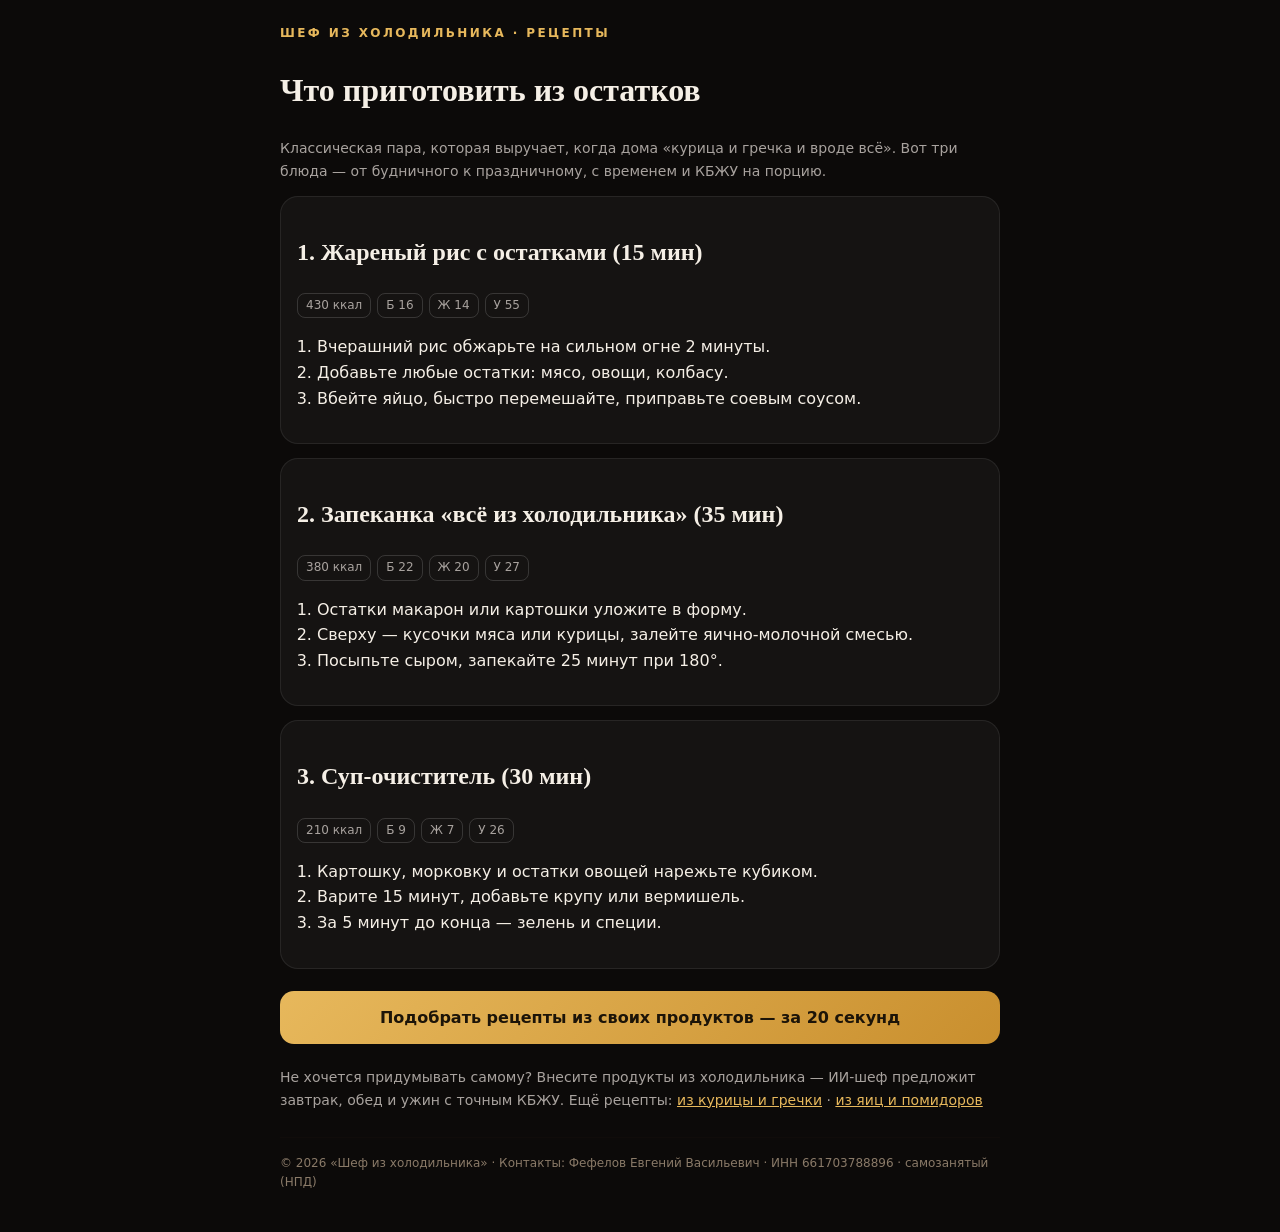
<file: seo/chto-prigotovit-iz-ostatkov/index.html>
<!doctype html>
<html lang="ru">
<head>
  <meta charset="UTF-8" />
  <meta name="viewport" content="width=device-width, initial-scale=1.0" />
  <title>Что приготовить из остатков — 3 быстрых блюда</title>
  <meta name="description" content="Из остатков еды — полноценный ужин: жареный рис, запеканка, суп-очиститель. Время, КБЖУ, шаги. И ИИ-шеф, который разберёт ваш холодильник за 20 секунд." />
  <meta name="robots" content="index, follow" />
  <style>
    body{margin:0;background:#0C0A09;color:#F5EFE6;font-family:Manrope,system-ui,sans-serif;line-height:1.6;padding:24px;max-width:720px;margin-inline:auto}
    h1,h2{font-family:'Playfair Display',Georgia,serif}
    .eyebrow{color:#E7B85C;font-size:12px;letter-spacing:.2em;text-transform:uppercase;font-weight:600}
    a{color:#E7B85C}
    .card{border:1px solid rgba(255,255,255,.08);border-radius:18px;padding:16px;margin:14px 0;background:rgba(255,255,255,.04)}
    .muted{color:#A8A29E;font-size:14px}
    .cta{display:block;text-align:center;background:linear-gradient(135deg,#E7B85C,#C98F2E);color:#1C1408;font-weight:700;padding:14px;border-radius:14px;text-decoration:none;margin:22px 0}
    .steps{padding-left:20px}
    .badge{display:inline-block;border:1px solid rgba(255,255,255,.15);border-radius:8px;padding:2px 8px;font-size:12px;color:#A8A29E;margin-right:6px}
  </style>
</head>
<body>
  <div class="eyebrow">Шеф из холодильника · рецепты</div>
  <h1>Что приготовить из остатков</h1>
  <p class="muted">Классическая пара, которая выручает, когда дома «курица и гречка и вроде всё». Вот три блюда — от будничного к праздничному, с временем и КБЖУ на порцию.</p>

  <div class="card">
    <h2>1. Жареный рис с остатками (15 мин)</h2>
    <span class="badge">430 ккал</span><span class="badge">Б 16</span><span class="badge">Ж 14</span><span class="badge">У 55</span>
    <ol class="steps">
      <li>Вчерашний рис обжарьте на сильном огне 2 минуты.</li>
      <li>Добавьте любые остатки: мясо, овощи, колбасу.</li>
      <li>Вбейте яйцо, быстро перемешайте, приправьте соевым соусом.</li>
    </ol>
  </div>

  <div class="card">
    <h2>2. Запеканка «всё из холодильника» (35 мин)</h2>
    <span class="badge">380 ккал</span><span class="badge">Б 22</span><span class="badge">Ж 20</span><span class="badge">У 27</span>
    <ol class="steps">
      <li>Остатки макарон или картошки уложите в форму.</li>
      <li>Сверху — кусочки мяса или курицы, залейте яично-молочной смесью.</li>
      <li>Посыпьте сыром, запекайте 25 минут при 180°.</li>
    </ol>
  </div>

  <div class="card">
    <h2>3. Суп-очиститель (30 мин)</h2>
    <span class="badge">210 ккал</span><span class="badge">Б 9</span><span class="badge">Ж 7</span><span class="badge">У 26</span>
    <ol class="steps">
      <li>Картошку, морковку и остатки овощей нарежьте кубиком.</li>
      <li>Варите 15 минут, добавьте крупу или вермишель.</li>
      <li>За 5 минут до конца — зелень и специи.</li>
    </ol>
  </div>

  <a class="cta" href="../../">Подобрать рецепты из своих продуктов — за 20 секунд</a>
  <p class="muted">Не хочется придумывать самому? Внесите продукты из холодильника — ИИ-шеф предложит завтрак, обед и ужин с точным КБЖУ.
  Ещё рецепты: <a href="../recepty-iz-kuricy-i-grechki/">из курицы и гречки</a> · <a href="../recepty-iz-yaic-i-pomidorov/">из яиц и помидоров</a></p>
  <footer style="margin-top:26px;padding:16px 0;border-top:1px solid rgba(43,29,18,.12);font-size:12px;color:#8A7A68;">© 2026 «Шеф из холодильника» · Контакты: Фефелов Евгений Васильевич · ИНН 661703788896 · самозанятый (НПД)</footer>
</body>
</html>
</file>
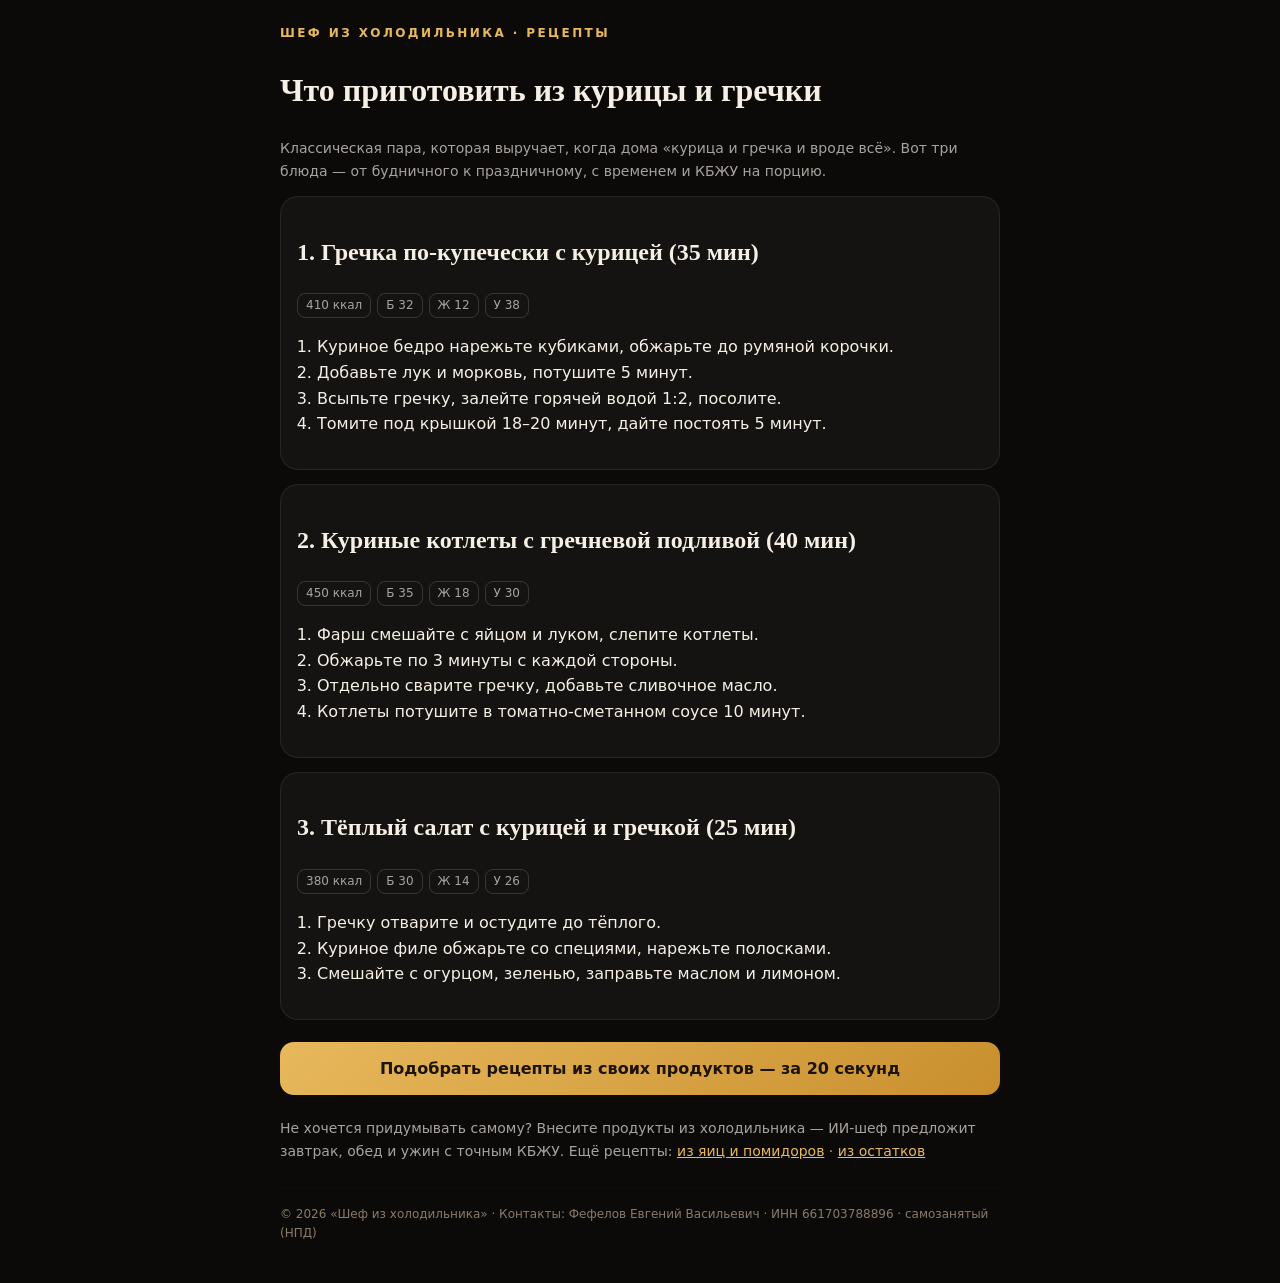
<file: seo/recepty-iz-kuricy-i-grechki/index.html>
<!doctype html>
<html lang="ru">
<head>
  <meta charset="UTF-8" />
  <meta name="viewport" content="width=device-width, initial-scale=1.0" />
  <title>Рецепты из курицы и гречки — что приготовить, 3 блюда с КБЖУ</title>
  <meta name="description" content="Что приготовить из курицы и гречки: 3 проверенных рецепта с временем, КБЖУ и шагами. Плюс сервис, который сам подберёт блюда из ваших продуктов за 20 секунд." />
  <meta name="robots" content="index, follow" />
  <style>
    body{margin:0;background:#0C0A09;color:#F5EFE6;font-family:Manrope,system-ui,sans-serif;line-height:1.6;padding:24px;max-width:720px;margin-inline:auto}
    h1,h2{font-family:'Playfair Display',Georgia,serif}
    .eyebrow{color:#E7B85C;font-size:12px;letter-spacing:.2em;text-transform:uppercase;font-weight:600}
    a{color:#E7B85C}
    .card{border:1px solid rgba(255,255,255,.08);border-radius:18px;padding:16px;margin:14px 0;background:rgba(255,255,255,.04)}
    .muted{color:#A8A29E;font-size:14px}
    .cta{display:block;text-align:center;background:linear-gradient(135deg,#E7B85C,#C98F2E);color:#1C1408;font-weight:700;padding:14px;border-radius:14px;text-decoration:none;margin:22px 0}
    .steps{padding-left:20px}
    .badge{display:inline-block;border:1px solid rgba(255,255,255,.15);border-radius:8px;padding:2px 8px;font-size:12px;color:#A8A29E;margin-right:6px}
  </style>
</head>
<body>
  <div class="eyebrow">Шеф из холодильника · рецепты</div>
  <h1>Что приготовить из курицы и гречки</h1>
  <p class="muted">Классическая пара, которая выручает, когда дома «курица и гречка и вроде всё». Вот три блюда — от будничного к праздничному, с временем и КБЖУ на порцию.</p>

  <div class="card">
    <h2>1. Гречка по-купечески с курицей (35 мин)</h2>
    <span class="badge">410 ккал</span><span class="badge">Б 32</span><span class="badge">Ж 12</span><span class="badge">У 38</span>
    <ol class="steps">
      <li>Куриное бедро нарежьте кубиками, обжарьте до румяной корочки.</li>
      <li>Добавьте лук и морковь, потушите 5 минут.</li>
      <li>Всыпьте гречку, залейте горячей водой 1:2, посолите.</li>
      <li>Томите под крышкой 18–20 минут, дайте постоять 5 минут.</li>
    </ol>
  </div>

  <div class="card">
    <h2>2. Куриные котлеты с гречневой подливой (40 мин)</h2>
    <span class="badge">450 ккал</span><span class="badge">Б 35</span><span class="badge">Ж 18</span><span class="badge">У 30</span>
    <ol class="steps">
      <li>Фарш смешайте с яйцом и луком, слепите котлеты.</li>
      <li>Обжарьте по 3 минуты с каждой стороны.</li>
      <li>Отдельно сварите гречку, добавьте сливочное масло.</li>
      <li>Котлеты потушите в томатно-сметанном соусе 10 минут.</li>
    </ol>
  </div>

  <div class="card">
    <h2>3. Тёплый салат с курицей и гречкой (25 мин)</h2>
    <span class="badge">380 ккал</span><span class="badge">Б 30</span><span class="badge">Ж 14</span><span class="badge">У 26</span>
    <ol class="steps">
      <li>Гречку отварите и остудите до тёплого.</li>
      <li>Куриное филе обжарьте со специями, нарежьте полосками.</li>
      <li>Смешайте с огурцом, зеленью, заправьте маслом и лимоном.</li>
    </ol>
  </div>

  <a class="cta" href="../../">Подобрать рецепты из своих продуктов — за 20 секунд</a>
  <p class="muted">Не хочется придумывать самому? Внесите продукты из холодильника — ИИ-шеф предложит завтрак, обед и ужин с точным КБЖУ.
  Ещё рецепты: <a href="../recepty-iz-yaic-i-pomidorov/">из яиц и помидоров</a> · <a href="../chto-prigotovit-iz-ostatkov/">из остатков</a></p>
  <footer style="margin-top:26px;padding:16px 0;border-top:1px solid rgba(43,29,18,.12);font-size:12px;color:#8A7A68;">© 2026 «Шеф из холодильника» · Контакты: Фефелов Евгений Васильевич · ИНН 661703788896 · самозанятый (НПД)</footer>
</body>
</html>
</file>
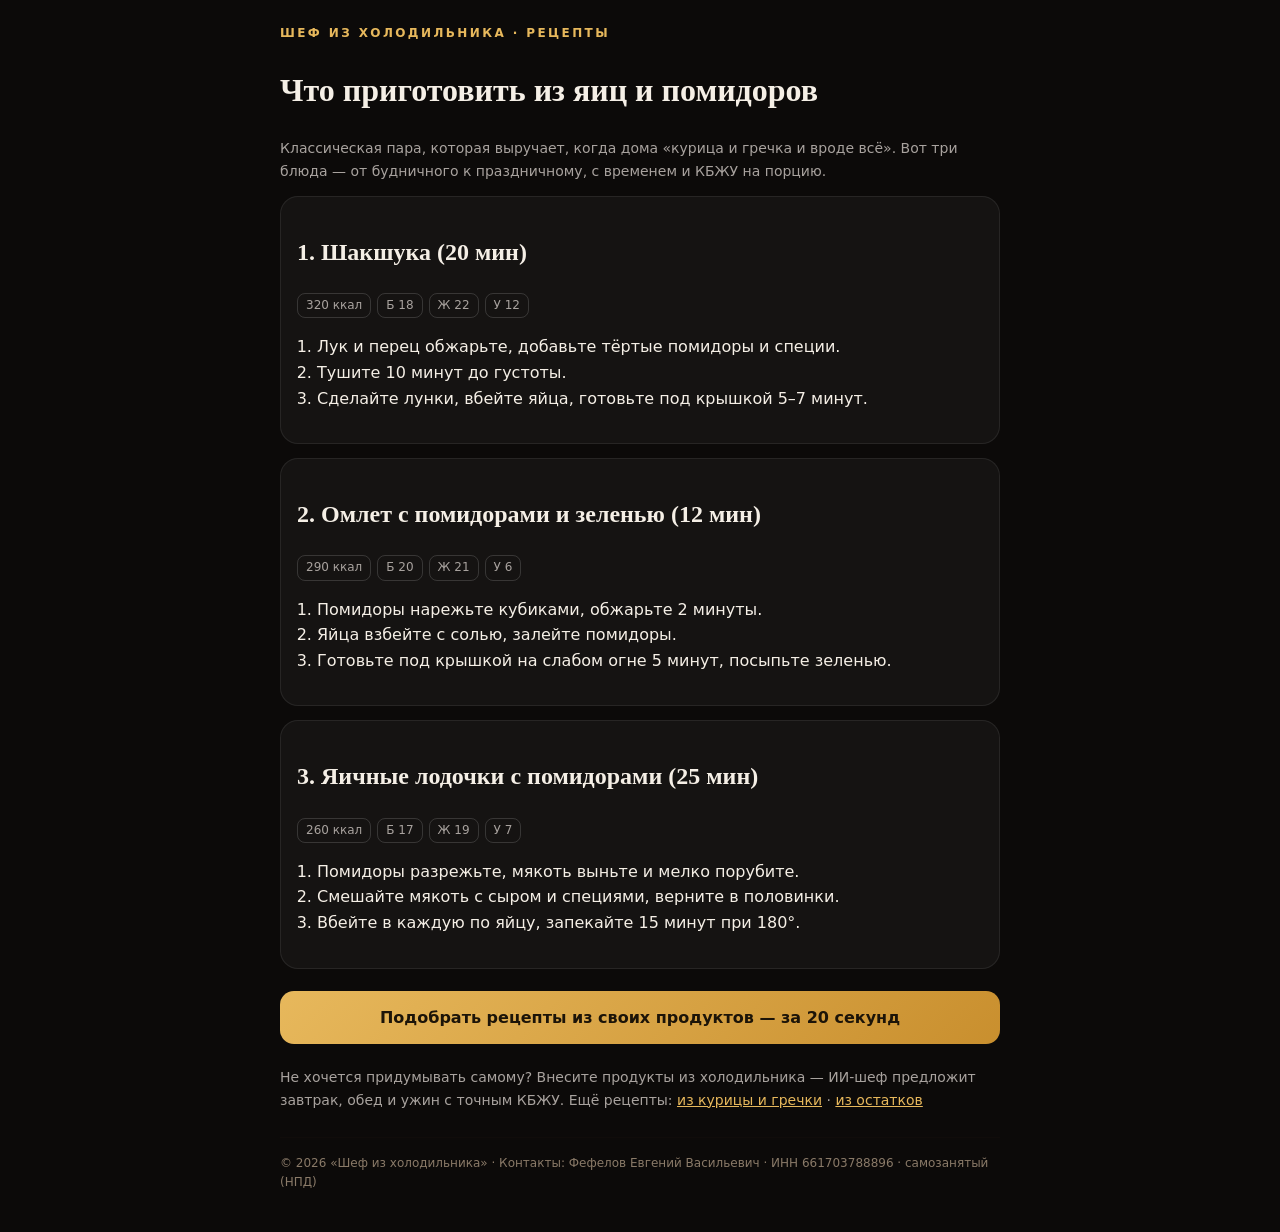
<file: seo/recepty-iz-yaic-i-pomidorov/index.html>
<!doctype html>
<html lang="ru">
<head>
  <meta charset="UTF-8" />
  <meta name="viewport" content="width=device-width, initial-scale=1.0" />
  <title>Что приготовить из яиц и помидоров — 3 блюда с КБЖУ</title>
  <meta name="description" content="Рецепты из яиц и помидоров: шакшука, омлет, яичные лодочки — время, КБЖУ и шаги. И сервис, который сам придумает блюда из ваших продуктов." />
  <meta name="robots" content="index, follow" />
  <style>
    body{margin:0;background:#0C0A09;color:#F5EFE6;font-family:Manrope,system-ui,sans-serif;line-height:1.6;padding:24px;max-width:720px;margin-inline:auto}
    h1,h2{font-family:'Playfair Display',Georgia,serif}
    .eyebrow{color:#E7B85C;font-size:12px;letter-spacing:.2em;text-transform:uppercase;font-weight:600}
    a{color:#E7B85C}
    .card{border:1px solid rgba(255,255,255,.08);border-radius:18px;padding:16px;margin:14px 0;background:rgba(255,255,255,.04)}
    .muted{color:#A8A29E;font-size:14px}
    .cta{display:block;text-align:center;background:linear-gradient(135deg,#E7B85C,#C98F2E);color:#1C1408;font-weight:700;padding:14px;border-radius:14px;text-decoration:none;margin:22px 0}
    .steps{padding-left:20px}
    .badge{display:inline-block;border:1px solid rgba(255,255,255,.15);border-radius:8px;padding:2px 8px;font-size:12px;color:#A8A29E;margin-right:6px}
  </style>
</head>
<body>
  <div class="eyebrow">Шеф из холодильника · рецепты</div>
  <h1>Что приготовить из яиц и помидоров</h1>
  <p class="muted">Классическая пара, которая выручает, когда дома «курица и гречка и вроде всё». Вот три блюда — от будничного к праздничному, с временем и КБЖУ на порцию.</p>

  <div class="card">
    <h2>1. Шакшука (20 мин)</h2>
    <span class="badge">320 ккал</span><span class="badge">Б 18</span><span class="badge">Ж 22</span><span class="badge">У 12</span>
    <ol class="steps">
      <li>Лук и перец обжарьте, добавьте тёртые помидоры и специи.</li>
      <li>Тушите 10 минут до густоты.</li>
      <li>Сделайте лунки, вбейте яйца, готовьте под крышкой 5–7 минут.</li>
    </ol>
  </div>

  <div class="card">
    <h2>2. Омлет с помидорами и зеленью (12 мин)</h2>
    <span class="badge">290 ккал</span><span class="badge">Б 20</span><span class="badge">Ж 21</span><span class="badge">У 6</span>
    <ol class="steps">
      <li>Помидоры нарежьте кубиками, обжарьте 2 минуты.</li>
      <li>Яйца взбейте с солью, залейте помидоры.</li>
      <li>Готовьте под крышкой на слабом огне 5 минут, посыпьте зеленью.</li>
    </ol>
  </div>

  <div class="card">
    <h2>3. Яичные лодочки с помидорами (25 мин)</h2>
    <span class="badge">260 ккал</span><span class="badge">Б 17</span><span class="badge">Ж 19</span><span class="badge">У 7</span>
    <ol class="steps">
      <li>Помидоры разрежьте, мякоть выньте и мелко порубите.</li>
      <li>Смешайте мякоть с сыром и специями, верните в половинки.</li>
      <li>Вбейте в каждую по яйцу, запекайте 15 минут при 180°.</li>
    </ol>
  </div>

  <a class="cta" href="../../">Подобрать рецепты из своих продуктов — за 20 секунд</a>
  <p class="muted">Не хочется придумывать самому? Внесите продукты из холодильника — ИИ-шеф предложит завтрак, обед и ужин с точным КБЖУ.
  Ещё рецепты: <a href="../recepty-iz-kuricy-i-grechki/">из курицы и гречки</a> · <a href="../chto-prigotovit-iz-ostatkov/">из остатков</a></p>
  <footer style="margin-top:26px;padding:16px 0;border-top:1px solid rgba(43,29,18,.12);font-size:12px;color:#8A7A68;">© 2026 «Шеф из холодильника» · Контакты: Фефелов Евгений Васильевич · ИНН 661703788896 · самозанятый (НПД)</footer>
</body>
</html>
</file>
